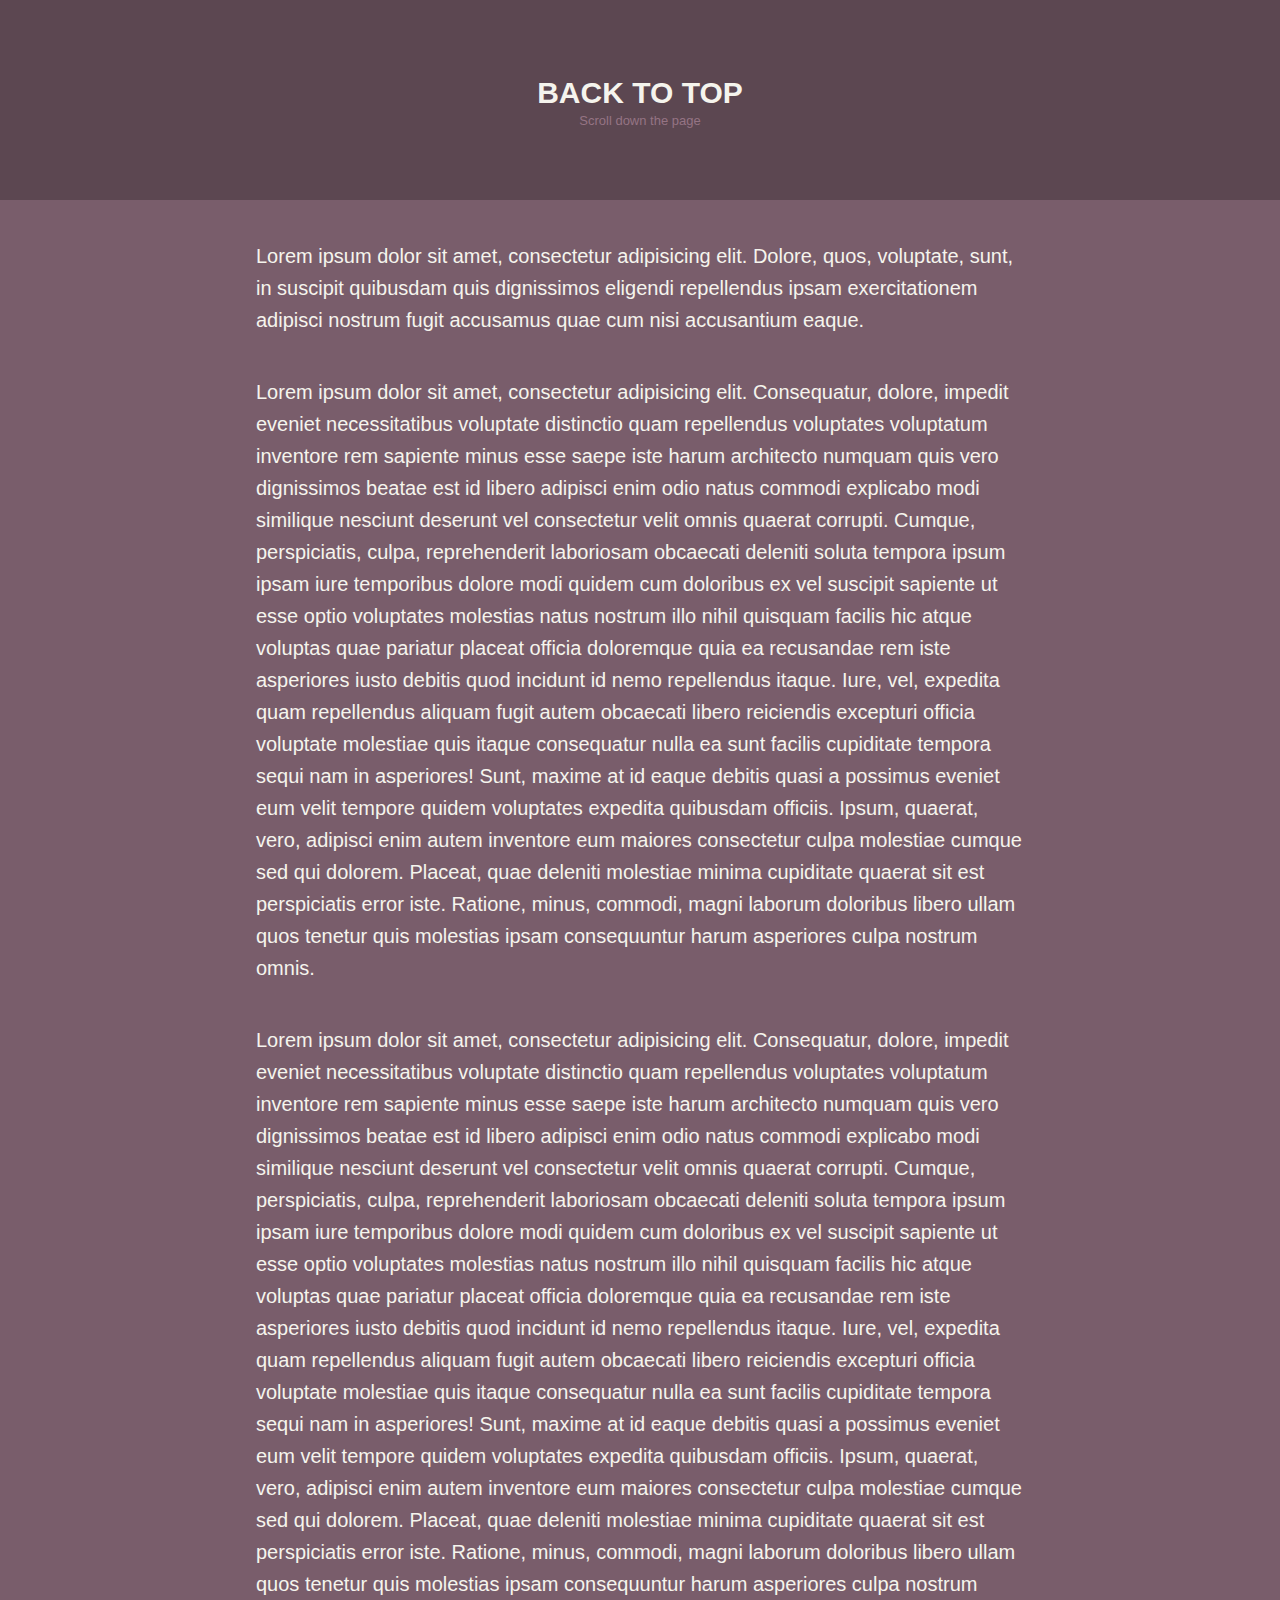
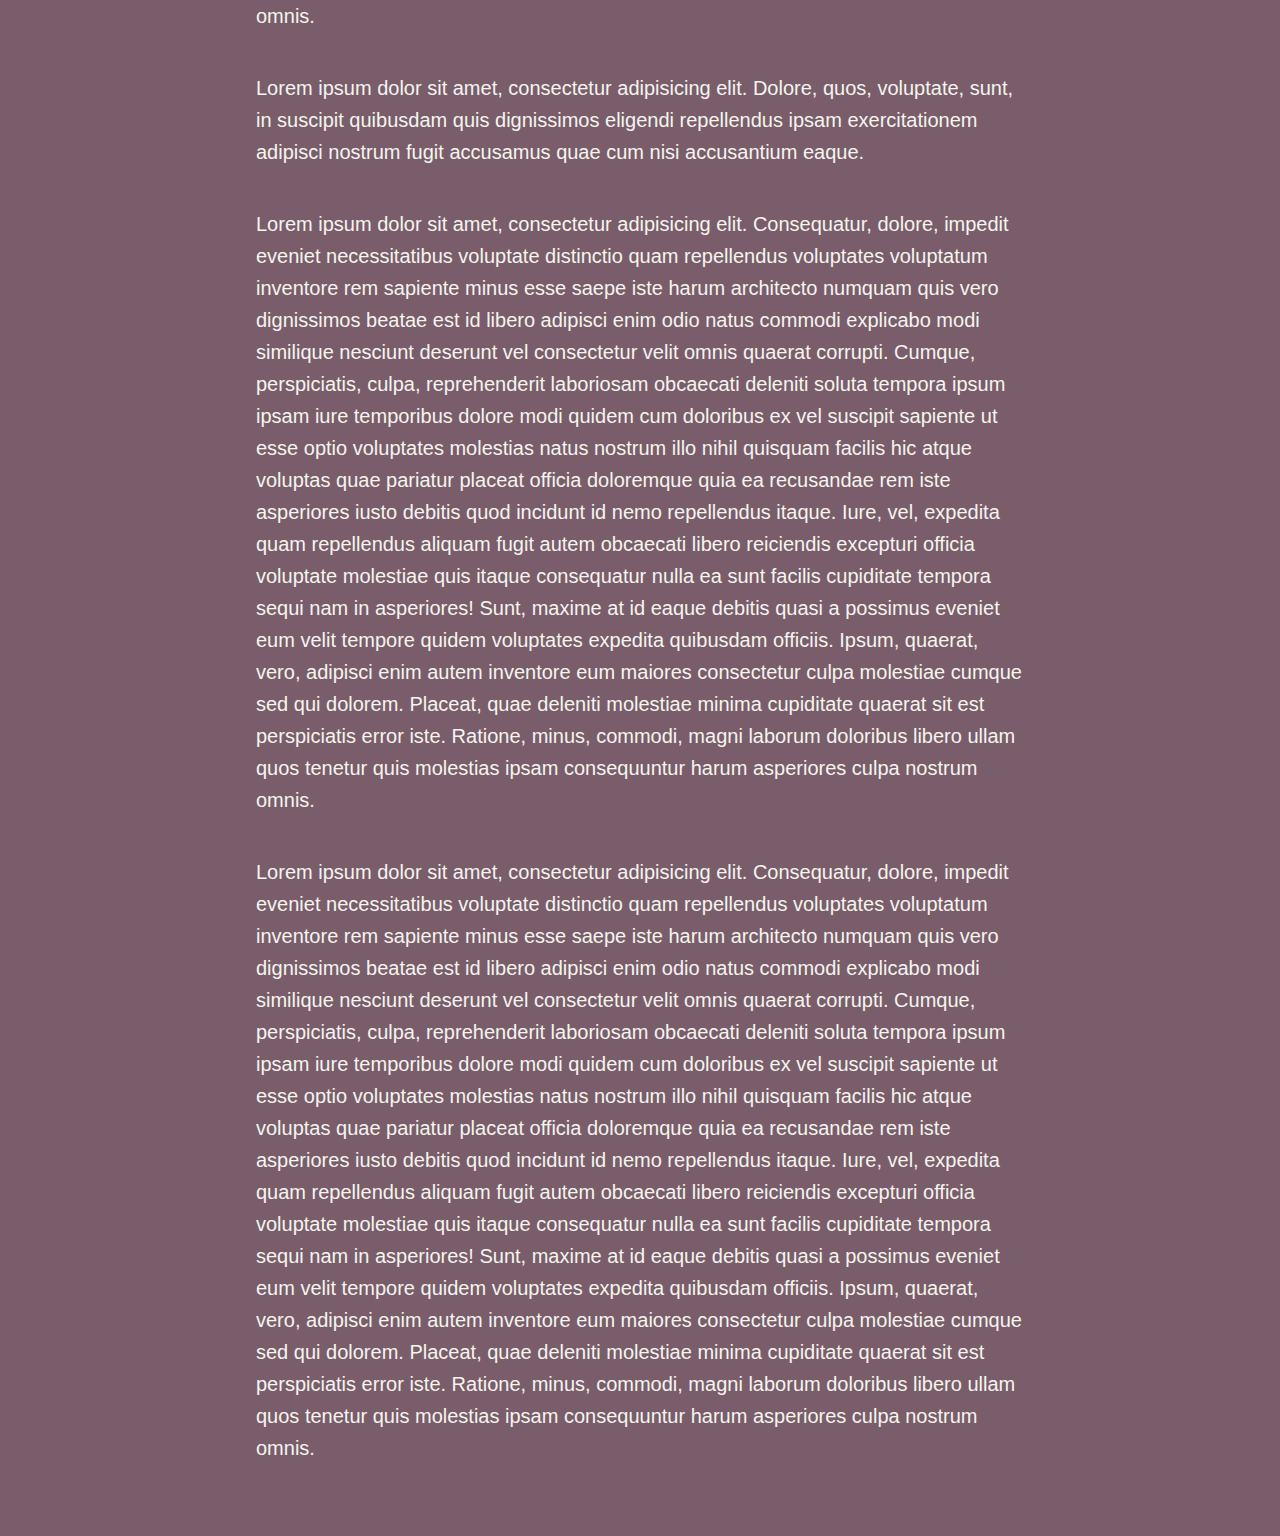
<file: back-to-top/index.html>
<!doctype html>
<html lang="en" class="no-js">
<head>
	<meta charset="UTF-8">
	<meta name="viewport" content="width=device-width, initial-scale=1">

	<link rel="stylesheet" href="css/reset.css"> <!-- CSS reset -->
	<link rel="stylesheet" href="css/style.css"> <!-- Gem style -->
	<script src="js/modernizr.js"></script> <!-- Modernizr -->
  	
	<title>Back To Top | Cody</title>
</head>
<body>
	<header>
		<h1>Back to top</h1>
		<p>Scroll down the page</p>
	</header>

	<main class="cd-container">
		<p>
			Lorem ipsum dolor sit amet, consectetur adipisicing elit. Dolore, quos, voluptate, sunt, in suscipit quibusdam quis dignissimos eligendi repellendus ipsam exercitationem adipisci nostrum fugit accusamus quae cum nisi accusantium eaque.
		</p>

		<p>
			Lorem ipsum dolor sit amet, consectetur adipisicing elit. Consequatur, dolore, impedit eveniet necessitatibus voluptate distinctio quam repellendus voluptates voluptatum inventore rem sapiente minus esse saepe iste harum architecto numquam quis vero dignissimos beatae est id libero adipisci enim odio natus commodi explicabo modi similique nesciunt deserunt vel consectetur velit omnis quaerat corrupti. Cumque, perspiciatis, culpa, reprehenderit laboriosam obcaecati deleniti soluta tempora ipsum ipsam iure temporibus dolore modi quidem cum doloribus ex vel suscipit sapiente ut esse optio voluptates molestias natus nostrum illo nihil quisquam facilis hic atque voluptas quae pariatur placeat officia doloremque quia ea recusandae rem iste asperiores iusto debitis quod incidunt id nemo repellendus itaque. Iure, vel, expedita quam repellendus aliquam fugit autem obcaecati libero reiciendis excepturi officia voluptate molestiae quis itaque consequatur nulla ea sunt facilis cupiditate tempora sequi nam in asperiores! Sunt, maxime at id eaque debitis quasi a possimus eveniet eum velit tempore quidem voluptates expedita quibusdam officiis. Ipsum, quaerat, vero, adipisci enim autem inventore eum maiores consectetur culpa molestiae cumque sed qui dolorem. Placeat, quae deleniti molestiae minima cupiditate quaerat sit est perspiciatis error iste. Ratione, minus, commodi, magni laborum doloribus libero ullam quos tenetur quis molestias ipsam consequuntur harum asperiores culpa nostrum omnis.
		</p>

		<p>
			Lorem ipsum dolor sit amet, consectetur adipisicing elit. Consequatur, dolore, impedit eveniet necessitatibus voluptate distinctio quam repellendus voluptates voluptatum inventore rem sapiente minus esse saepe iste harum architecto numquam quis vero dignissimos beatae est id libero adipisci enim odio natus commodi explicabo modi similique nesciunt deserunt vel consectetur velit omnis quaerat corrupti. Cumque, perspiciatis, culpa, reprehenderit laboriosam obcaecati deleniti soluta tempora ipsum ipsam iure temporibus dolore modi quidem cum doloribus ex vel suscipit sapiente ut esse optio voluptates molestias natus nostrum illo nihil quisquam facilis hic atque voluptas quae pariatur placeat officia doloremque quia ea recusandae rem iste asperiores iusto debitis quod incidunt id nemo repellendus itaque. Iure, vel, expedita quam repellendus aliquam fugit autem obcaecati libero reiciendis excepturi officia voluptate molestiae quis itaque consequatur nulla ea sunt facilis cupiditate tempora sequi nam in asperiores! Sunt, maxime at id eaque debitis quasi a possimus eveniet eum velit tempore quidem voluptates expedita quibusdam officiis. Ipsum, quaerat, vero, adipisci enim autem inventore eum maiores consectetur culpa molestiae cumque sed qui dolorem. Placeat, quae deleniti molestiae minima cupiditate quaerat sit est perspiciatis error iste. Ratione, minus, commodi, magni laborum doloribus libero ullam quos tenetur quis molestias ipsam consequuntur harum asperiores culpa nostrum omnis.
		</p>

		<p>
			Lorem ipsum dolor sit amet, consectetur adipisicing elit. Dolore, quos, voluptate, sunt, in suscipit quibusdam quis dignissimos eligendi repellendus ipsam exercitationem adipisci nostrum fugit accusamus quae cum nisi accusantium eaque.
		</p>

		<p>
			Lorem ipsum dolor sit amet, consectetur adipisicing elit. Consequatur, dolore, impedit eveniet necessitatibus voluptate distinctio quam repellendus voluptates voluptatum inventore rem sapiente minus esse saepe iste harum architecto numquam quis vero dignissimos beatae est id libero adipisci enim odio natus commodi explicabo modi similique nesciunt deserunt vel consectetur velit omnis quaerat corrupti. Cumque, perspiciatis, culpa, reprehenderit laboriosam obcaecati deleniti soluta tempora ipsum ipsam iure temporibus dolore modi quidem cum doloribus ex vel suscipit sapiente ut esse optio voluptates molestias natus nostrum illo nihil quisquam facilis hic atque voluptas quae pariatur placeat officia doloremque quia ea recusandae rem iste asperiores iusto debitis quod incidunt id nemo repellendus itaque. Iure, vel, expedita quam repellendus aliquam fugit autem obcaecati libero reiciendis excepturi officia voluptate molestiae quis itaque consequatur nulla ea sunt facilis cupiditate tempora sequi nam in asperiores! Sunt, maxime at id eaque debitis quasi a possimus eveniet eum velit tempore quidem voluptates expedita quibusdam officiis. Ipsum, quaerat, vero, adipisci enim autem inventore eum maiores consectetur culpa molestiae cumque sed qui dolorem. Placeat, quae deleniti molestiae minima cupiditate quaerat sit est perspiciatis error iste. Ratione, minus, commodi, magni laborum doloribus libero ullam quos tenetur quis molestias ipsam consequuntur harum asperiores culpa nostrum omnis.
		</p>

		<p>
			Lorem ipsum dolor sit amet, consectetur adipisicing elit. Consequatur, dolore, impedit eveniet necessitatibus voluptate distinctio quam repellendus voluptates voluptatum inventore rem sapiente minus esse saepe iste harum architecto numquam quis vero dignissimos beatae est id libero adipisci enim odio natus commodi explicabo modi similique nesciunt deserunt vel consectetur velit omnis quaerat corrupti. Cumque, perspiciatis, culpa, reprehenderit laboriosam obcaecati deleniti soluta tempora ipsum ipsam iure temporibus dolore modi quidem cum doloribus ex vel suscipit sapiente ut esse optio voluptates molestias natus nostrum illo nihil quisquam facilis hic atque voluptas quae pariatur placeat officia doloremque quia ea recusandae rem iste asperiores iusto debitis quod incidunt id nemo repellendus itaque. Iure, vel, expedita quam repellendus aliquam fugit autem obcaecati libero reiciendis excepturi officia voluptate molestiae quis itaque consequatur nulla ea sunt facilis cupiditate tempora sequi nam in asperiores! Sunt, maxime at id eaque debitis quasi a possimus eveniet eum velit tempore quidem voluptates expedita quibusdam officiis. Ipsum, quaerat, vero, adipisci enim autem inventore eum maiores consectetur culpa molestiae cumque sed qui dolorem. Placeat, quae deleniti molestiae minima cupiditate quaerat sit est perspiciatis error iste. Ratione, minus, commodi, magni laborum doloribus libero ullam quos tenetur quis molestias ipsam consequuntur harum asperiores culpa nostrum omnis.
		</p>
	</main>
	<a href="#0" class="cd-top">Top</a>
<script src="http://ajax.googleapis.com/ajax/libs/jquery/1.11.0/jquery.min.js"></script>
<script src="js/main.js"></script> <!-- Gem jQuery -->
</body>
</html>
</file>
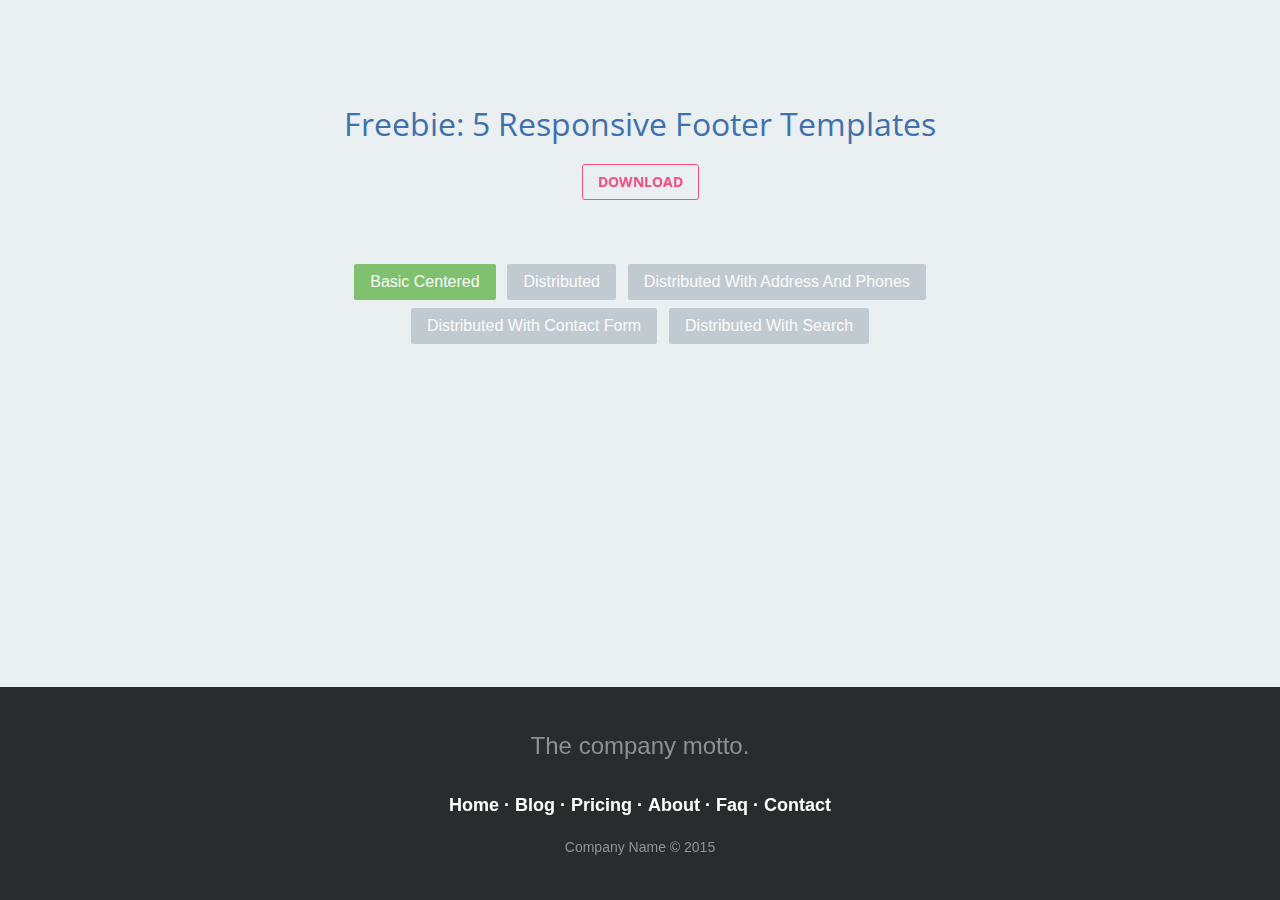
<file: freebie-footer-templates/index.html>
<!DOCTYPE html>
<html>

<head>

	<meta charset="utf-8">
	<meta http-equiv="X-UA-Compatible" content="IE=edge">
	<meta name="viewport" content="width=device-width, initial-scale=1">
	<meta name="keywords" content="footer, basic, centered, links" />

	<title>Basic, Centered Footer</title>

	<link rel="stylesheet" href="css/demo.css">
	<link rel="stylesheet" href="css/footer-basic-centered.css">

</head>

	<body>

		<header>

			<h1>Freebie: 5 Responsive Footer Templates</h1>
			<h2><a href="http://tutorialzine.com/2015/01/freebie-5-responsive-footer-templates/">Download</a></h2>

			<ul>
				<li><a href="index.html" class="active">Basic Centered</a></li>
				<li><a href="footer-distributed.html">Distributed</a></li>
				<li><a href="footer-distributed-with-address-and-phones.html">Distributed With Address And Phones</a></li>
				<li><a href="footer-distributed-with-contact-form.html">Distributed With Contact Form</a></li>
				<li><a href="footer-distributed-with-search.html">Distributed With Search</a></li>
			</ul>

		</header>

		<!-- The content of your page would go here. -->

		<footer class="footer-basic-centered">

			<p class="footer-company-motto">The company motto.</p>

			<p class="footer-links">
				<a href="#">Home</a>
				·
				<a href="#">Blog</a>
				·
				<a href="#">Pricing</a>
				·
				<a href="#">About</a>
				·
				<a href="#">Faq</a>
				·
				<a href="#">Contact</a>
			</p>

			<p class="footer-company-name">Company Name &copy; 2015</p>

		</footer>

	</body>

</html>
</file>
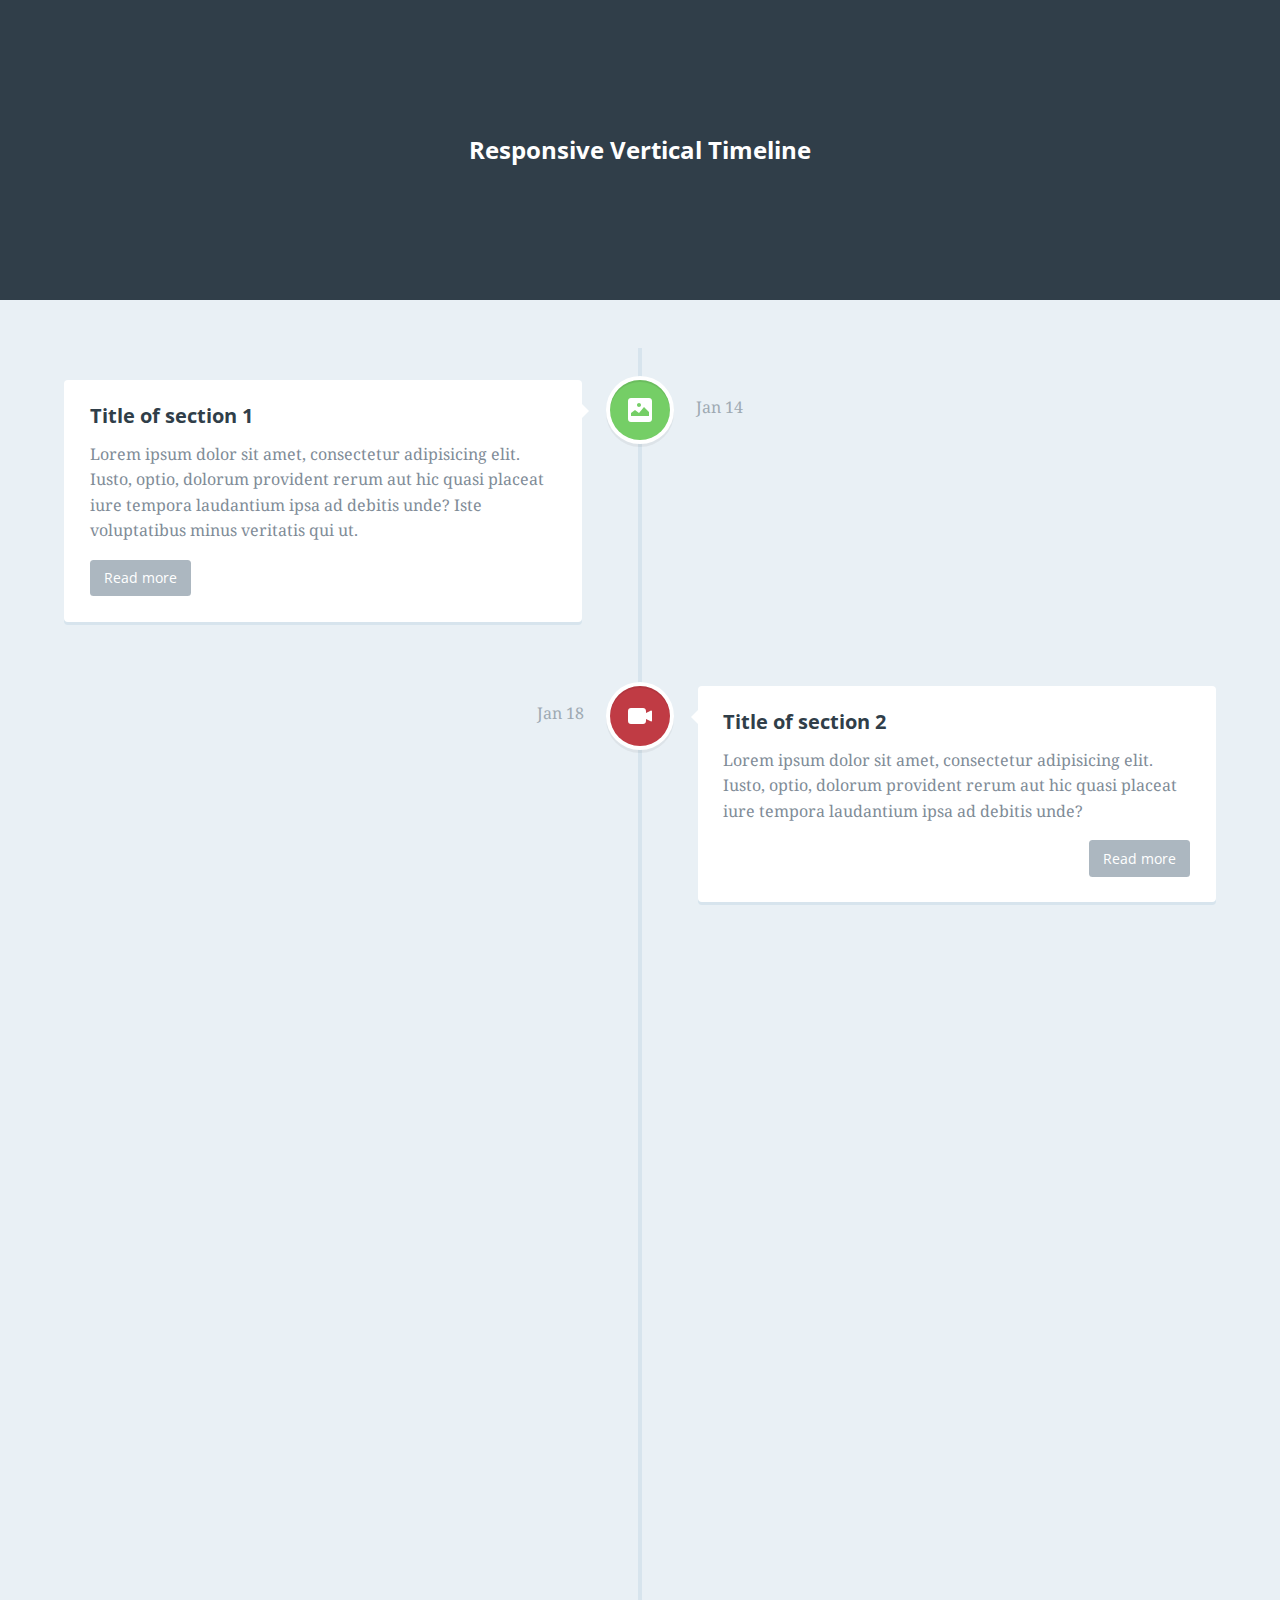
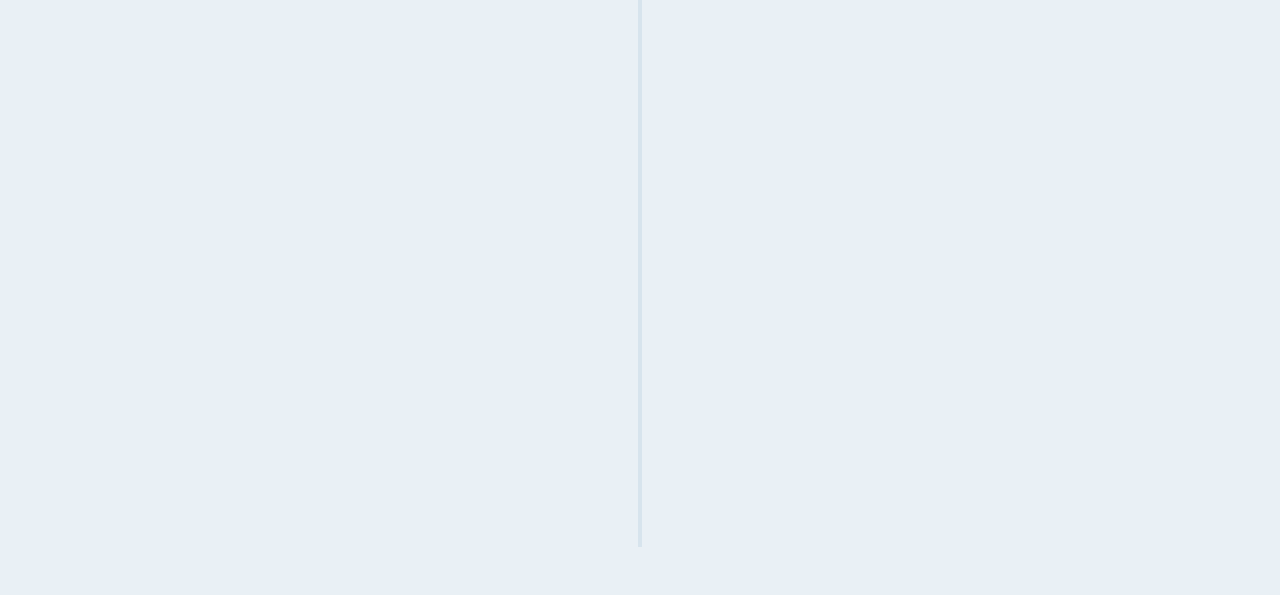
<file: js/vertical-timeline/index.html>
<!doctype html>
<html lang="en" class="no-js">
<head>
	<meta charset="UTF-8">
	<meta name="viewport" content="width=device-width, initial-scale=1">

	<link href='http://fonts.googleapis.com/css?family=Droid+Serif|Open+Sans:400,700' rel='stylesheet' type='text/css'>

	<link rel="stylesheet" href="css/reset.css"> <!-- CSS reset -->
	<link rel="stylesheet" href="css/style.css"> <!-- Resource style -->
	<script src="js/modernizr.js"></script> <!-- Modernizr -->
  	
	<title>Responsive Vertical Timeline</title>
</head>
<body>
	<header>
		<h1>Responsive Vertical Timeline</h1>
	</header>

	<section id="cd-timeline" class="cd-container">
		<div class="cd-timeline-block">
			<div class="cd-timeline-img cd-picture">
				<img src="img/cd-icon-picture.svg" alt="Picture">
			</div> <!-- cd-timeline-img -->

			<div class="cd-timeline-content">
				<h2>Title of section 1</h2>
				<p>Lorem ipsum dolor sit amet, consectetur adipisicing elit. Iusto, optio, dolorum provident rerum aut hic quasi placeat iure tempora laudantium ipsa ad debitis unde? Iste voluptatibus minus veritatis qui ut.</p>
				<a href="#0" class="cd-read-more">Read more</a>
				<span class="cd-date">Jan 14</span>
			</div> <!-- cd-timeline-content -->
		</div> <!-- cd-timeline-block -->

		<div class="cd-timeline-block">
			<div class="cd-timeline-img cd-movie">
				<img src="img/cd-icon-movie.svg" alt="Movie">
			</div> <!-- cd-timeline-img -->

			<div class="cd-timeline-content">
				<h2>Title of section 2</h2>
				<p>Lorem ipsum dolor sit amet, consectetur adipisicing elit. Iusto, optio, dolorum provident rerum aut hic quasi placeat iure tempora laudantium ipsa ad debitis unde?</p>
				<a href="#0" class="cd-read-more">Read more</a>
				<span class="cd-date">Jan 18</span>
			</div> <!-- cd-timeline-content -->
		</div> <!-- cd-timeline-block -->

		<div class="cd-timeline-block">
			<div class="cd-timeline-img cd-picture">
				<img src="img/cd-icon-picture.svg" alt="Picture">
			</div> <!-- cd-timeline-img -->

			<div class="cd-timeline-content">
				<h2>Title of section 3</h2>
				<p>Lorem ipsum dolor sit amet, consectetur adipisicing elit. Excepturi, obcaecati, quisquam id molestias eaque asperiores voluptatibus cupiditate error assumenda delectus odit similique earum voluptatem doloremque dolorem ipsam quae rerum quis. Odit, itaque, deserunt corporis vero ipsum nisi eius odio natus ullam provident pariatur temporibus quia eos repellat consequuntur perferendis enim amet quae quasi repudiandae sed quod veniam dolore possimus rem voluptatum eveniet eligendi quis fugiat aliquam sunt similique aut adipisci.</p>
				<a href="#0" class="cd-read-more">Read more</a>
				<span class="cd-date">Jan 24</span>
			</div> <!-- cd-timeline-content -->
		</div> <!-- cd-timeline-block -->

		<div class="cd-timeline-block">
			<div class="cd-timeline-img cd-location">
				<img src="img/cd-icon-location.svg" alt="Location">
			</div> <!-- cd-timeline-img -->

			<div class="cd-timeline-content">
				<h2>Title of section 4</h2>
				<p>Lorem ipsum dolor sit amet, consectetur adipisicing elit. Iusto, optio, dolorum provident rerum aut hic quasi placeat iure tempora laudantium ipsa ad debitis unde? Iste voluptatibus minus veritatis qui ut.</p>
				<a href="#0" class="cd-read-more">Read more</a>
				<span class="cd-date">Feb 14</span>
			</div> <!-- cd-timeline-content -->
		</div> <!-- cd-timeline-block -->

		<div class="cd-timeline-block">
			<div class="cd-timeline-img cd-location">
				<img src="img/cd-icon-location.svg" alt="Location">
			</div> <!-- cd-timeline-img -->

			<div class="cd-timeline-content">
				<h2>Title of section 5</h2>
				<p>Lorem ipsum dolor sit amet, consectetur adipisicing elit. Iusto, optio, dolorum provident rerum.</p>
				<a href="#0" class="cd-read-more">Read more</a>
				<span class="cd-date">Feb 18</span>
			</div> <!-- cd-timeline-content -->
		</div> <!-- cd-timeline-block -->

		<div class="cd-timeline-block">
			<div class="cd-timeline-img cd-movie">
				<img src="img/cd-icon-movie.svg" alt="Movie">
			</div> <!-- cd-timeline-img -->

			<div class="cd-timeline-content">
				<h2>Final Section</h2>
				<p>This is the content of the last section</p>
				<span class="cd-date">Feb 26</span>
			</div> <!-- cd-timeline-content -->
		</div> <!-- cd-timeline-block -->
	</section> <!-- cd-timeline -->
<script src="http://ajax.googleapis.com/ajax/libs/jquery/1.11.0/jquery.min.js"></script>
<script src="js/main.js"></script> <!-- Resource jQuery -->
</body>
</html>
</file>
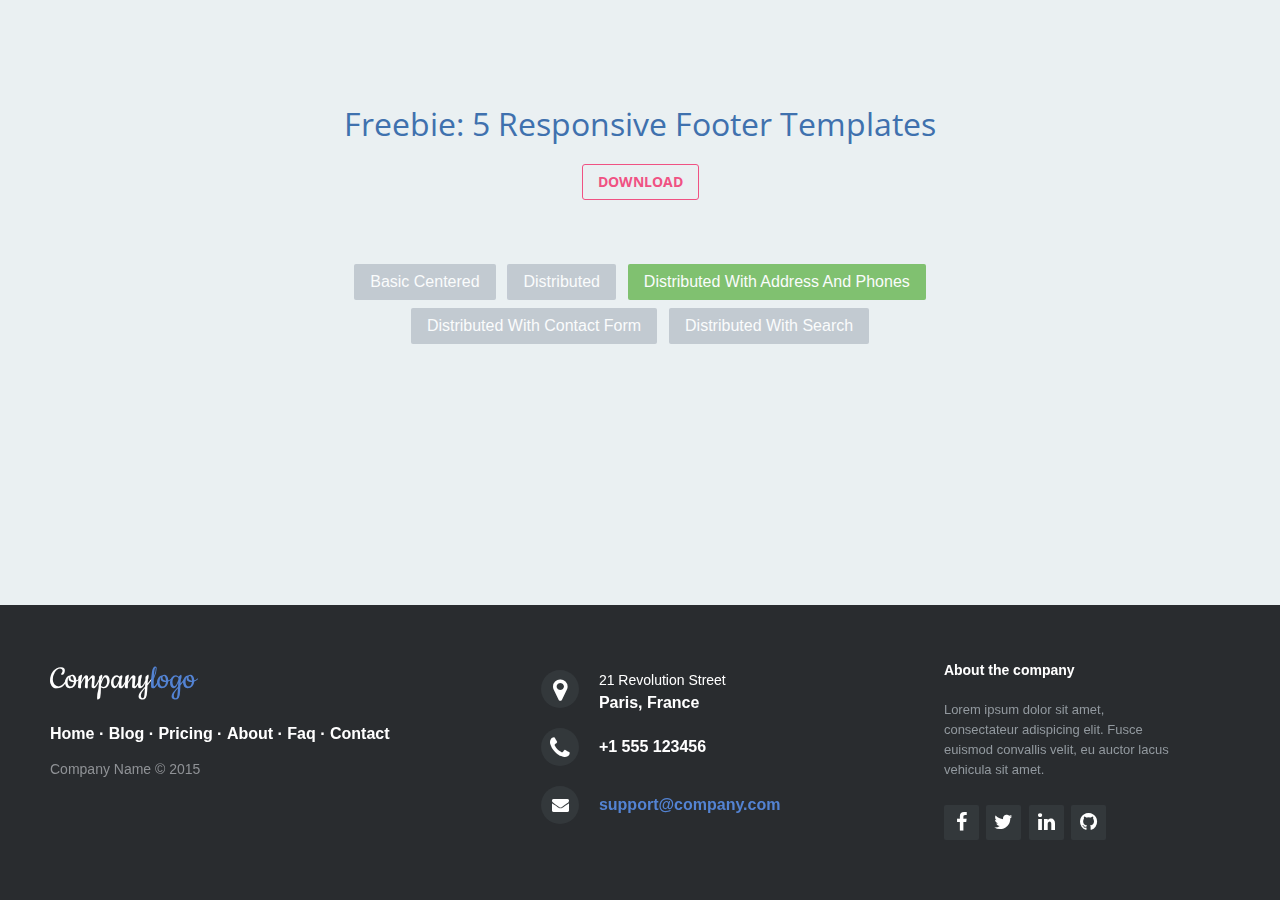
<file: freebie-footer-templates/footer-distributed-with-address-and-phones.html>
<!DOCTYPE html>
<html>

<head>

	<meta charset="utf-8">
	<meta http-equiv="X-UA-Compatible" content="IE=edge">
	<meta name="viewport" content="width=device-width, initial-scale=1">
	<meta name="keywords" content="footer, address, phone, icons" />

	<title>Footer With Address And Phones</title>

	<link rel="stylesheet" href="css/demo.css">
	<link rel="stylesheet" href="css/footer-distributed-with-address-and-phones.css">
	
	<link rel="stylesheet" href="http://maxcdn.bootstrapcdn.com/font-awesome/4.2.0/css/font-awesome.min.css">

	<link href="http://fonts.googleapis.com/css?family=Cookie" rel="stylesheet" type="text/css">

</head>

	<body>

		<header>

			<h1>Freebie: 5 Responsive Footer Templates</h1>
			<h2><a href="http://tutorialzine.com/2015/01/freebie-5-responsive-footer-templates/">Download</a></h2>

			<ul>
				<li><a href="index.html">Basic Centered</a></li>
				<li><a href="footer-distributed.html">Distributed</a></li>
				<li><a href="footer-distributed-with-address-and-phones.html" class="active">Distributed With Address And Phones</a></li>
				<li><a href="footer-distributed-with-contact-form.html">Distributed With Contact Form</a></li>
				<li><a href="footer-distributed-with-search.html">Distributed With Search</a></li>
			</ul>

		</header>

		<!-- The content of your page would go here. -->

		<footer class="footer-distributed">

			<div class="footer-left">

				<h3>Company<span>logo</span></h3>

				<p class="footer-links">
					<a href="#">Home</a>
					·
					<a href="#">Blog</a>
					·
					<a href="#">Pricing</a>
					·
					<a href="#">About</a>
					·
					<a href="#">Faq</a>
					·
					<a href="#">Contact</a>
				</p>

				<p class="footer-company-name">Company Name &copy; 2015</p>
			</div>

			<div class="footer-center">

				<div>
					<i class="fa fa-map-marker"></i>
					<p><span>21 Revolution Street</span> Paris, France</p>
				</div>

				<div>
					<i class="fa fa-phone"></i>
					<p>+1 555 123456</p>
				</div>

				<div>
					<i class="fa fa-envelope"></i>
					<p><a href="mailto:support@company.com">support@company.com</a></p>
				</div>

			</div>

			<div class="footer-right">

				<p class="footer-company-about">
					<span>About the company</span>
					Lorem ipsum dolor sit amet, consectateur adispicing elit. Fusce euismod convallis velit, eu auctor lacus vehicula sit amet.
				</p>

				<div class="footer-icons">

					<a href="#"><i class="fa fa-facebook"></i></a>
					<a href="#"><i class="fa fa-twitter"></i></a>
					<a href="#"><i class="fa fa-linkedin"></i></a>
					<a href="#"><i class="fa fa-github"></i></a>

				</div>

			</div>

		</footer>

	</body>

</html>
</file>
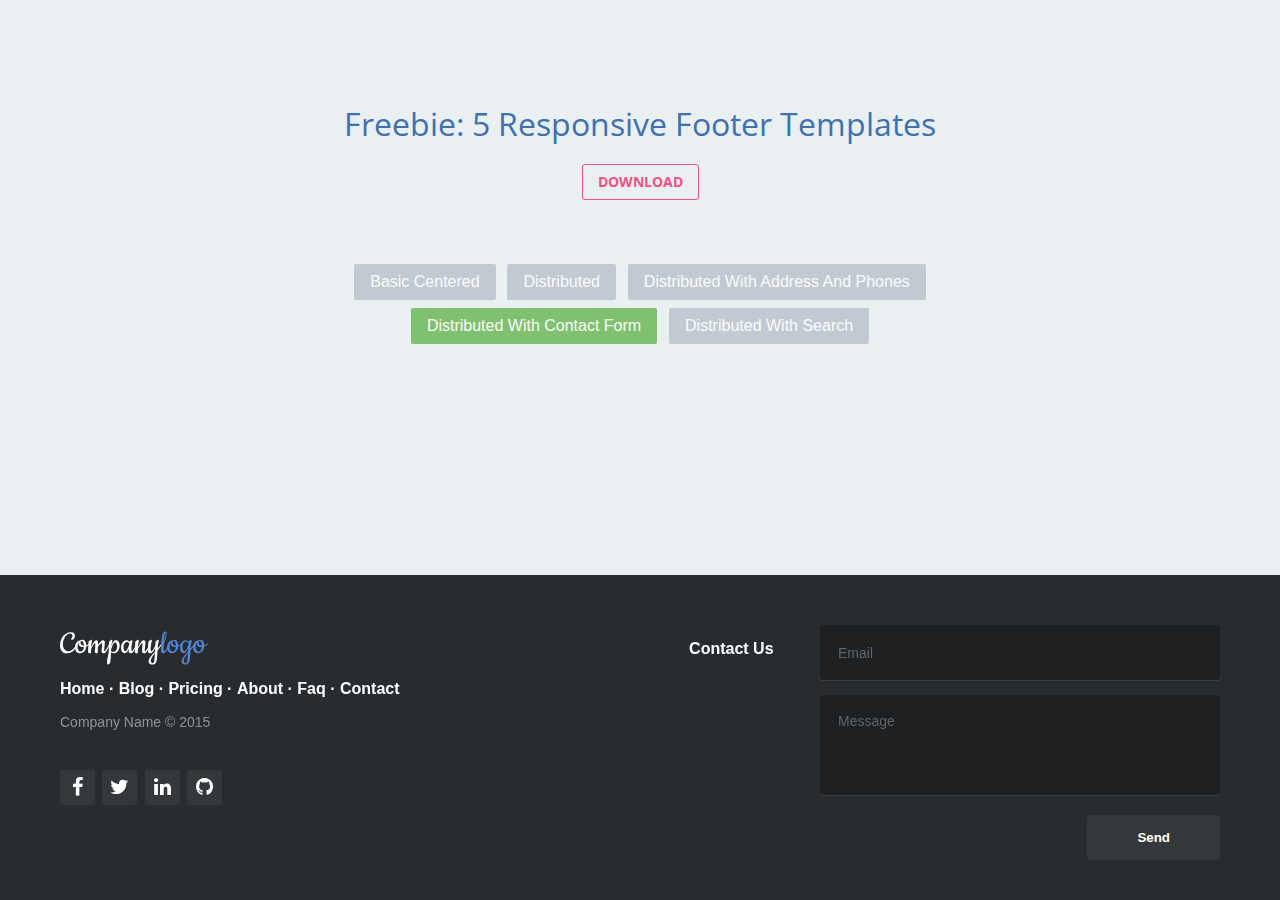
<file: freebie-footer-templates/footer-distributed-with-contact-form.html>
<!DOCTYPE html>
<html>

<head>

	<meta charset="utf-8">
	<meta http-equiv="X-UA-Compatible" content="IE=edge">
	<meta name="viewport" content="width=device-width, initial-scale=1">
	<meta name="keywords" content="footer, contact, form, icons" />

	<title>Footer Distributed With Contact Form</title>

	<link rel="stylesheet" href="css/demo.css">
	<link rel="stylesheet" href="css/footer-distributed-with-contact-form.css">

	<link rel="stylesheet" href="http://maxcdn.bootstrapcdn.com/font-awesome/4.2.0/css/font-awesome.min.css">

	<link href="http://fonts.googleapis.com/css?family=Cookie" rel="stylesheet" type="text/css">

</head>

	<body>

		<header>

			<h1>Freebie: 5 Responsive Footer Templates</h1>
			<h2><a href="http://tutorialzine.com/2015/01/freebie-5-responsive-footer-templates/">Download</a></h2>

			<ul>
				<li><a href="index.html">Basic Centered</a></li>
				<li><a href="footer-distributed.html">Distributed</a></li>
				<li><a href="footer-distributed-with-address-and-phones.html">Distributed With Address And Phones</a></li>
				<li><a href="footer-distributed-with-contact-form.html" class="active">Distributed With Contact Form</a></li>
				<li><a href="footer-distributed-with-search.html">Distributed With Search</a></li>
			</ul>

		</header>

		<!-- The content of your page would go here. -->

		<footer class="footer-distributed">

			<div class="footer-left">

				<h3>Company<span>logo</span></h3>

				<p class="footer-links">
					<a href="#">Home</a>
					·
					<a href="#">Blog</a>
					·
					<a href="#">Pricing</a>
					·
					<a href="#">About</a>
					·
					<a href="#">Faq</a>
					·
					<a href="#">Contact</a>
				</p>

				<p class="footer-company-name">Company Name &copy; 2015</p>

				<div class="footer-icons">

					<a href="#"><i class="fa fa-facebook"></i></a>
					<a href="#"><i class="fa fa-twitter"></i></a>
					<a href="#"><i class="fa fa-linkedin"></i></a>
					<a href="#"><i class="fa fa-github"></i></a>

				</div>

			</div>

			<div class="footer-right">

				<p>Contact Us</p>

				<form action="#" method="post">

					<input type="text" name="email" placeholder="Email" />
					<textarea name="message" placeholder="Message"></textarea>
					<button>Send</button>

				</form>

			</div>

		</footer>

	</body>

</html>
</file>
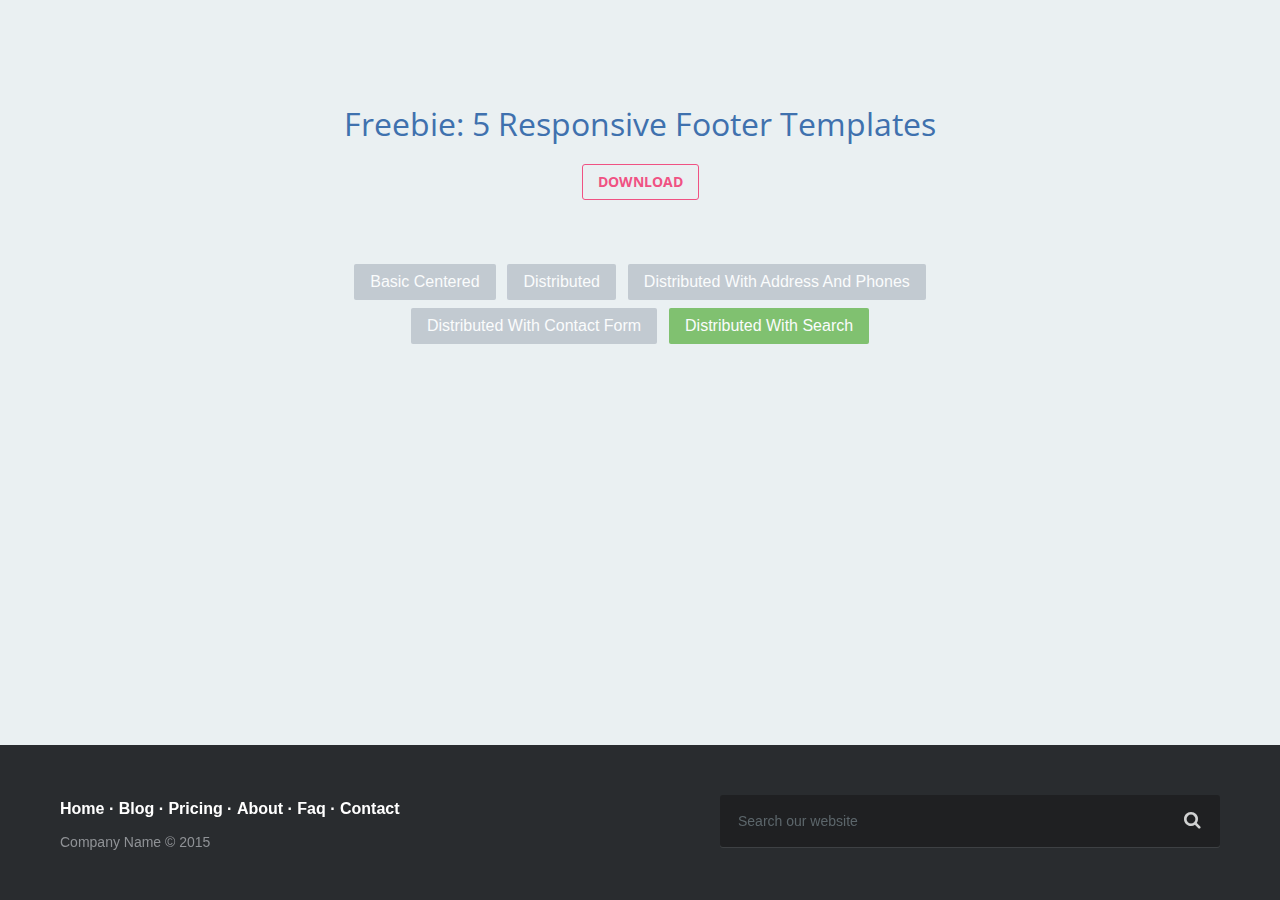
<file: freebie-footer-templates/footer-distributed-with-search.html>
<!DOCTYPE html>
<html>

<head>

	<meta charset="utf-8">
	<meta http-equiv="X-UA-Compatible" content="IE=edge">
	<meta name="viewport" content="width=device-width, initial-scale=1">
	<meta name="keywords" content="footer, search, form, icons" />

	<title>Footer with a Search Form</title>

	<link rel="stylesheet" href="css/demo.css">
	<link rel="stylesheet" href="css/footer-distributed-with-search.css">

	<link rel="stylesheet" href="http://maxcdn.bootstrapcdn.com/font-awesome/4.2.0/css/font-awesome.min.css">

</head>

	<body>

		<header>

			<h1>Freebie: 5 Responsive Footer Templates</h1>
			<h2><a href="http://tutorialzine.com/2015/01/freebie-5-responsive-footer-templates/">Download</a></h2>

			<ul>
				<li><a href="index.html">Basic Centered</a></li>
				<li><a href="footer-distributed.html">Distributed</a></li>
				<li><a href="footer-distributed-with-address-and-phones.html">Distributed With Address And Phones</a></li>
				<li><a href="footer-distributed-with-contact-form.html">Distributed With Contact Form</a></li>
				<li><a href="footer-distributed-with-search.html" class="active">Distributed With Search</a></li>
			</ul>

		</header>

		<!-- The content of your page would go here. -->

		<footer class="footer-distributed">

			<div class="footer-left">

				<p class="footer-links">
					<a href="#">Home</a>
					·
					<a href="#">Blog</a>
					·
					<a href="#">Pricing</a>
					·
					<a href="#">About</a>
					·
					<a href="#">Faq</a>
					·
					<a href="#">Contact</a>
				</p>

				<p class="footer-company-name">Company Name &copy; 2015</p>

			</div>

			<div class="footer-right">

				<form method="get" action="#">
					<input placeholder="Search our website" name="search" />
					<i class="fa fa-search"></i>
				</form>

			</div>

		</footer>

	</body>

</html>
</file>
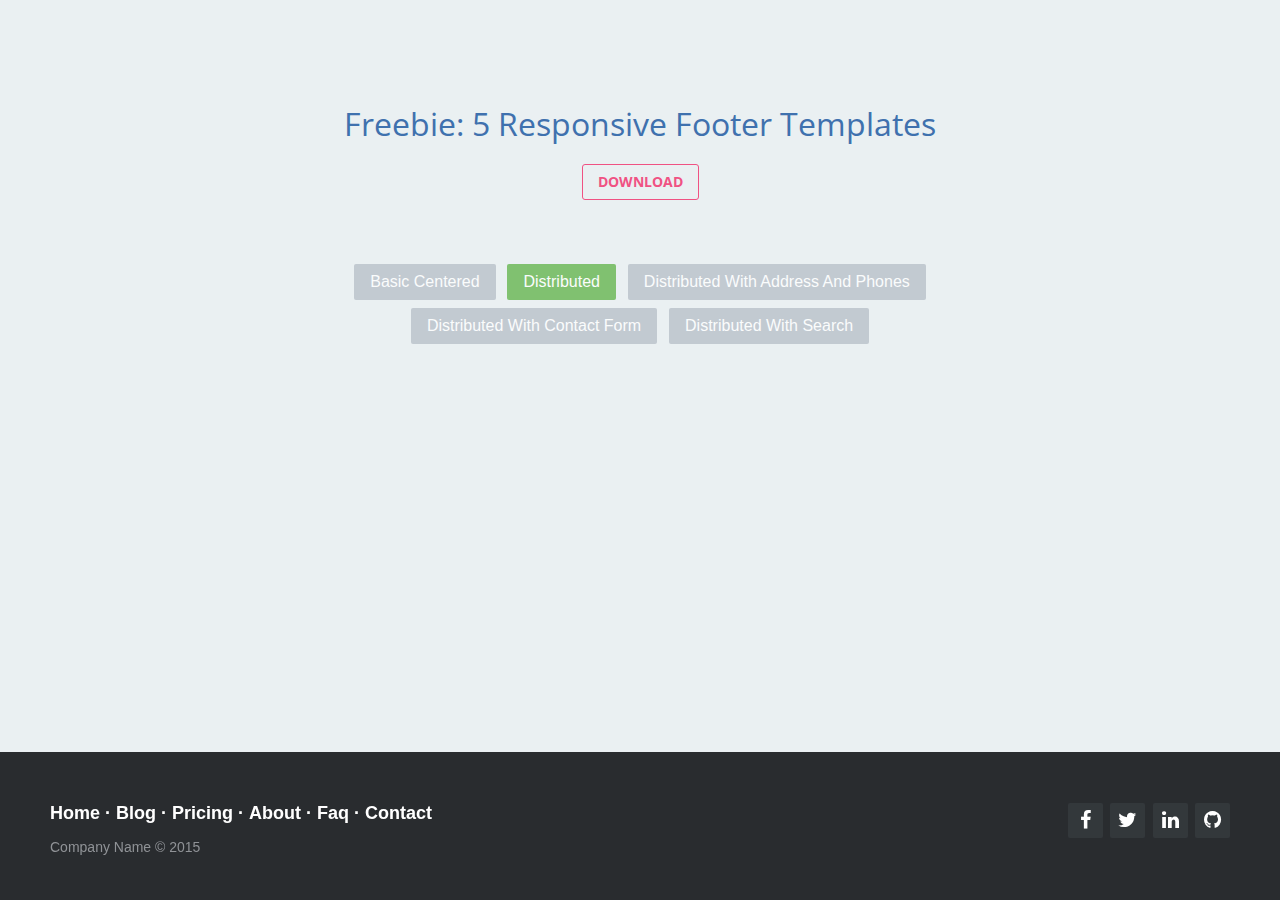
<file: freebie-footer-templates/footer-distributed.html>
<!DOCTYPE html>
<html>

<head>

	<meta charset="utf-8">
	<meta http-equiv="X-UA-Compatible" content="IE=edge">
	<meta name="viewport" content="width=device-width, initial-scale=1">
	<meta name="keywords" content="footer, links, icons" />

	<title>Distributed Footer</title>

	<link rel="stylesheet" href="css/demo.css">
	<link rel="stylesheet" href="css/footer-distributed.css">
	
	<link rel="stylesheet" href="http://maxcdn.bootstrapcdn.com/font-awesome/4.2.0/css/font-awesome.min.css">

</head>

	<body>

		<header>

			<h1>Freebie: 5 Responsive Footer Templates</h1>
			<h2><a href="http://tutorialzine.com/2015/01/freebie-5-responsive-footer-templates/">Download</a></h2>

			<ul>
				<li><a href="index.html">Basic Centered</a></li>
				<li><a href="footer-distributed.html" class="active">Distributed</a></li>
				<li><a href="footer-distributed-with-address-and-phones.html">Distributed With Address And Phones</a></li>
				<li><a href="footer-distributed-with-contact-form.html">Distributed With Contact Form</a></li>
				<li><a href="footer-distributed-with-search.html">Distributed With Search</a></li>
			</ul>

		</header>

		<!-- The content of your page would go here. -->

		<footer class="footer-distributed">

			<div class="footer-right">

				<a href="#"><i class="fa fa-facebook"></i></a>
				<a href="#"><i class="fa fa-twitter"></i></a>
				<a href="#"><i class="fa fa-linkedin"></i></a>
				<a href="#"><i class="fa fa-github"></i></a>

			</div>

			<div class="footer-left">

				<p class="footer-links">
					<a href="#">Home</a>
					·
					<a href="#">Blog</a>
					·
					<a href="#">Pricing</a>
					·
					<a href="#">About</a>
					·
					<a href="#">Faq</a>
					·
					<a href="#">Contact</a>
				</p>

				<p>Company Name &copy; 2015</p>
			</div>

		</footer>

	</body>

</html>
</file>
<file: back-to-top/css/style.css>
/* -------------------------------- 

Primary style

-------------------------------- */
html * {
  -webkit-font-smoothing: antialiased;
  -moz-osx-font-smoothing: grayscale;
}

*, *:after, *:before {
  -webkit-box-sizing: border-box;
  -moz-box-sizing: border-box;
  box-sizing: border-box;
}

body {
  font-size: 100%;
  font-family: "Bitter", sans-serif;
  color: #f5f4ed;
  background-color: #795d6b;
}

a {
  color: #e86256;
  text-decoration: none;
}

/* -------------------------------- 

Modules - reusable parts of our design

-------------------------------- */
.cd-container {
  width: 90%;
  max-width: 768px;
  margin: 2em auto;
}
.cd-container::after {
  /* clearfix */
  content: '';
  display: table;
  clear: both;
}

/* -------------------------------- 

Main components 

-------------------------------- */
header {
  background: #5c4751;
  height: 100px;
  text-align: center;
}
header h1 {
  font-size: 20px;
  font-size: 1.25rem;
  font-weight: bold;
  font-family: "Open Sans", sans-serif;
  text-transform: uppercase;
  font-weight: bold;
  padding-top: 1.6em;
  margin-bottom: .2em;
}
header p {
  font-size: 13px;
  font-size: 0.8125rem;
  color: #957484;
}
@media only screen and (min-width: 1024px) {
  header {
    height: 200px;
  }
  header h1 {
    font-size: 30px;
    font-size: 1.875rem;
    padding-top: 2.6em;
  }
}

main p {
  font-size: 16px;
  font-size: 1rem;
  line-height: 1.6;
  margin: 2em 0;
}
@media only screen and (min-width: 1024px) {
  main p {
    font-size: 20px;
    font-size: 1.25rem;
  }
}

.cd-top {
  display: inline-block;
  height: 40px;
  width: 40px;
  position: fixed;
  bottom: 40px;
  right: 10px;
  box-shadow: 0 0 10px rgba(0, 0, 0, 0.05);
  /* image replacement properties */
  overflow: hidden;
  text-indent: 100%;
  white-space: nowrap;
  background: rgba(232, 98, 86, 0.8) url(../img/cd-top-arrow.svg) no-repeat center 50%;
  visibility: hidden;
  opacity: 0;
  -webkit-transition: opacity .3s 0s, visibility 0s .3s;
  -moz-transition: opacity .3s 0s, visibility 0s .3s;
  transition: opacity .3s 0s, visibility 0s .3s;
}
.cd-top.cd-is-visible, .cd-top.cd-fade-out, .no-touch .cd-top:hover {
  -webkit-transition: opacity .3s 0s, visibility 0s 0s;
  -moz-transition: opacity .3s 0s, visibility 0s 0s;
  transition: opacity .3s 0s, visibility 0s 0s;
}
.cd-top.cd-is-visible {
  /* the button becomes visible */
  visibility: visible;
  opacity: 1;
}
.cd-top.cd-fade-out {
  /* if the user keeps scrolling down, the button is out of focus and becomes less visible */
  opacity: .5;
}
.no-touch .cd-top:hover {
  background-color: #e86256;
  opacity: 1;
}
@media only screen and (min-width: 768px) {
  .cd-top {
    right: 20px;
    bottom: 20px;
  }
}
@media only screen and (min-width: 1024px) {
  .cd-top {
    height: 60px;
    width: 60px;
    right: 30px;
    bottom: 30px;
  }
}
</file>
<file: freebie-footer-templates/css/demo.css>
@import url('http://fonts.googleapis.com/css?family=Open+Sans:400,700');

*{
	padding:0;
	margin:0;
}

html{
	background-color: #eaf0f2;
}

body{
	font:14px/1.5 Arial, Helvetica, sans-serif;
}

header{
	text-align: center;
	padding-top: 100px;
	margin-bottom:200px;
}

header h1{
	font: normal 32px/1.5 'Open Sans', sans-serif;
	color: #3F71AE;
	padding-bottom: 16px;
}

header h2{
	color: #F05283;
}

header h2 a{
	color:inherit;
	text-decoration: none;
	display: inline-block;
	border: 1px solid #F05283;
	padding: 10px 15px;
	border-radius: 3px;
	font: bold 14px/1 'Open Sans', sans-serif;
	text-transform: uppercase;
}

header h2 a:hover{
	background-color:#F05283;
	transition:0.2s;
	color:#fff;
}

header ul {
	max-width: 600px;
	margin: 60px auto 0;
}

header ul a{
	text-decoration: none;
	color: #FFF;
	text-align: left;
	background-color: #B9C1CA;
	padding: 10px 16px;
	border-radius: 2px;
	opacity: 0.8;
	font-size: 16px;
	display: inline-block;
	margin: 4px;
	line-height: 1;
	outline: none;

	transition: 0.2s ease;
}

header ul li a.active{
	background-color: #66B650;
	pointer-events: none;
}

header ul li a:hover {
	opacity: 1;
}

header ul{
	list-style: none;
	padding: 0;
}

header ul li{
	display: inline-block;
}


/* In our demo, the footers are fixed to the bottom of the page */

footer{
	position: fixed;
	bottom: 0;
}

@media (max-height:800px){
	footer { position: static; }
	header { padding-top:40px; }
}
</file>
<file: freebie-footer-templates/css/footer-basic-centered.css>
.footer-basic-centered{
	background-color: #292c2f;
	box-shadow: 0 1px 1px 0 rgba(0, 0, 0, 0.12);
	box-sizing: border-box;
	width: 100%;
	text-align: center;
	font: normal 18px sans-serif;

	padding: 45px;
	margin-top: 80px;
}

.footer-basic-centered .footer-company-motto{
	color:  #8d9093;
	font-size: 24px;
	margin: 0;
}

.footer-basic-centered .footer-company-name{
	color:  #8f9296;
	font-size: 14px;
	margin: 0;
}

.footer-basic-centered .footer-links{
	list-style: none;
	font-weight: bold;
	color:  #ffffff;
	padding: 35px 0 23px;
	margin: 0;
}

.footer-basic-centered .footer-links a{
	display:inline-block;
	text-decoration: none;
	color: inherit;
}

/* If you don't want the footer to be responsive, remove these media queries */

@media (max-width: 600px) {

	.footer-basic-centered{
		padding: 35px;
	}

	.footer-basic-centered .footer-company-motto{
		font-size: 18px;
	}

	.footer-basic-centered .footer-company-name{
		font-size: 12px;
	}

	.footer-basic-centered .footer-links{
		font-size: 14px;
		padding: 25px 0 20px;
	}

	.footer-basic-centered .footer-links a{
		line-height: 1.8;
	}
}
</file>
<file: js/vertical-timeline/css/style.css>
/* -------------------------------- 

Primary style

-------------------------------- */
html * {
  -webkit-font-smoothing: antialiased;
  -moz-osx-font-smoothing: grayscale;
}

*, *:after, *:before {
  -webkit-box-sizing: border-box;
  -moz-box-sizing: border-box;
  box-sizing: border-box;
}

body {
  font-size: 100%;
  font-family: "Droid Serif", serif;
  color: #7f8c97;
  background-color: #e9f0f5;
}

a {
  color: #acb7c0;
  text-decoration: none;
  font-family: "Open Sans", sans-serif;
}

img {
  max-width: 100%;
}

h1, h2 {
  font-family: "Open Sans", sans-serif;
  font-weight: bold;
}

/* -------------------------------- 

Modules - reusable parts of our design

-------------------------------- */
.cd-container {
  /* this class is used to give a max-width to the element it is applied to, and center it horizontally when it reaches that max-width */
  width: 90%;
  max-width: 1170px;
  margin: 0 auto;
}
.cd-container::after {
  /* clearfix */
  content: '';
  display: table;
  clear: both;
}

/* -------------------------------- 

Main components 

-------------------------------- */
header {
  height: 200px;
  line-height: 200px;
  text-align: center;
  background: #303e49;
}
header h1 {
  color: white;
  font-size: 18px;
  font-size: 1.125rem;
}
@media only screen and (min-width: 1170px) {
  header {
    height: 300px;
    line-height: 300px;
  }
  header h1 {
    font-size: 24px;
    font-size: 1.5rem;
  }
}

#cd-timeline {
  position: relative;
  padding: 2em 0;
  margin-top: 2em;
  margin-bottom: 2em;
}
#cd-timeline::before {
  /* this is the vertical line */
  content: '';
  position: absolute;
  top: 0;
  left: 18px;
  height: 100%;
  width: 4px;
  background: #d7e4ed;
}
@media only screen and (min-width: 1170px) {
  #cd-timeline {
    margin-top: 3em;
    margin-bottom: 3em;
  }
  #cd-timeline::before {
    left: 50%;
    margin-left: -2px;
  }
}

.cd-timeline-block {
  position: relative;
  margin: 2em 0;
}
.cd-timeline-block:after {
  content: "";
  display: table;
  clear: both;
}
.cd-timeline-block:first-child {
  margin-top: 0;
}
.cd-timeline-block:last-child {
  margin-bottom: 0;
}
@media only screen and (min-width: 1170px) {
  .cd-timeline-block {
    margin: 4em 0;
  }
  .cd-timeline-block:first-child {
    margin-top: 0;
  }
  .cd-timeline-block:last-child {
    margin-bottom: 0;
  }
}

.cd-timeline-img {
  position: absolute;
  top: 0;
  left: 0;
  width: 40px;
  height: 40px;
  border-radius: 50%;
  box-shadow: 0 0 0 4px white, inset 0 2px 0 rgba(0, 0, 0, 0.08), 0 3px 0 4px rgba(0, 0, 0, 0.05);
}
.cd-timeline-img img {
  display: block;
  width: 24px;
  height: 24px;
  position: relative;
  left: 50%;
  top: 50%;
  margin-left: -12px;
  margin-top: -12px;
}
.cd-timeline-img.cd-picture {
  background: #75ce66;
}
.cd-timeline-img.cd-movie {
  background: #c03b44;
}
.cd-timeline-img.cd-location {
  background: #f0ca45;
}
@media only screen and (min-width: 1170px) {
  .cd-timeline-img {
    width: 60px;
    height: 60px;
    left: 50%;
    margin-left: -30px;
    /* Force Hardware Acceleration in WebKit */
    -webkit-transform: translateZ(0);
    -webkit-backface-visibility: hidden;
  }
  .cssanimations .cd-timeline-img.is-hidden {
    visibility: hidden;
  }
  .cssanimations .cd-timeline-img.bounce-in {
    visibility: visible;
    -webkit-animation: cd-bounce-1 0.6s;
    -moz-animation: cd-bounce-1 0.6s;
    animation: cd-bounce-1 0.6s;
  }
}

@-webkit-keyframes cd-bounce-1 {
  0% {
    opacity: 0;
    -webkit-transform: scale(0.5);
  }

  60% {
    opacity: 1;
    -webkit-transform: scale(1.2);
  }

  100% {
    -webkit-transform: scale(1);
  }
}
@-moz-keyframes cd-bounce-1 {
  0% {
    opacity: 0;
    -moz-transform: scale(0.5);
  }

  60% {
    opacity: 1;
    -moz-transform: scale(1.2);
  }

  100% {
    -moz-transform: scale(1);
  }
}
@keyframes cd-bounce-1 {
  0% {
    opacity: 0;
    -webkit-transform: scale(0.5);
    -moz-transform: scale(0.5);
    -ms-transform: scale(0.5);
    -o-transform: scale(0.5);
    transform: scale(0.5);
  }

  60% {
    opacity: 1;
    -webkit-transform: scale(1.2);
    -moz-transform: scale(1.2);
    -ms-transform: scale(1.2);
    -o-transform: scale(1.2);
    transform: scale(1.2);
  }

  100% {
    -webkit-transform: scale(1);
    -moz-transform: scale(1);
    -ms-transform: scale(1);
    -o-transform: scale(1);
    transform: scale(1);
  }
}
.cd-timeline-content {
  position: relative;
  margin-left: 60px;
  background: white;
  border-radius: 0.25em;
  padding: 1em;
  box-shadow: 0 3px 0 #d7e4ed;
}
.cd-timeline-content:after {
  content: "";
  display: table;
  clear: both;
}
.cd-timeline-content h2 {
  color: #303e49;
}
.cd-timeline-content p, .cd-timeline-content .cd-read-more, .cd-timeline-content .cd-date {
  font-size: 13px;
  font-size: 0.8125rem;
}
.cd-timeline-content .cd-read-more, .cd-timeline-content .cd-date {
  display: inline-block;
}
.cd-timeline-content p {
  margin: 1em 0;
  line-height: 1.6;
}
.cd-timeline-content .cd-read-more {
  float: right;
  padding: .8em 1em;
  background: #acb7c0;
  color: white;
  border-radius: 0.25em;
}
.no-touch .cd-timeline-content .cd-read-more:hover {
  background-color: #bac4cb;
}
.cd-timeline-content .cd-date {
  float: left;
  padding: .8em 0;
  opacity: .7;
}
.cd-timeline-content::before {
  content: '';
  position: absolute;
  top: 16px;
  right: 100%;
  height: 0;
  width: 0;
  border: 7px solid transparent;
  border-right: 7px solid white;
}
@media only screen and (min-width: 768px) {
  .cd-timeline-content h2 {
    font-size: 20px;
    font-size: 1.25rem;
  }
  .cd-timeline-content p {
    font-size: 16px;
    font-size: 1rem;
  }
  .cd-timeline-content .cd-read-more, .cd-timeline-content .cd-date {
    font-size: 14px;
    font-size: 0.875rem;
  }
}
@media only screen and (min-width: 1170px) {
  .cd-timeline-content {
    margin-left: 0;
    padding: 1.6em;
    width: 45%;
  }
  .cd-timeline-content::before {
    top: 24px;
    left: 100%;
    border-color: transparent;
    border-left-color: white;
  }
  .cd-timeline-content .cd-read-more {
    float: left;
  }
  .cd-timeline-content .cd-date {
    position: absolute;
    width: 100%;
    left: 122%;
    top: 6px;
    font-size: 16px;
    font-size: 1rem;
  }
  .cd-timeline-block:nth-child(even) .cd-timeline-content {
    float: right;
  }
  .cd-timeline-block:nth-child(even) .cd-timeline-content::before {
    top: 24px;
    left: auto;
    right: 100%;
    border-color: transparent;
    border-right-color: white;
  }
  .cd-timeline-block:nth-child(even) .cd-timeline-content .cd-read-more {
    float: right;
  }
  .cd-timeline-block:nth-child(even) .cd-timeline-content .cd-date {
    left: auto;
    right: 122%;
    text-align: right;
  }
  .cssanimations .cd-timeline-content.is-hidden {
    visibility: hidden;
  }
  .cssanimations .cd-timeline-content.bounce-in {
    visibility: visible;
    -webkit-animation: cd-bounce-2 0.6s;
    -moz-animation: cd-bounce-2 0.6s;
    animation: cd-bounce-2 0.6s;
  }
}

@media only screen and (min-width: 1170px) {
  /* inverse bounce effect on even content blocks */
  .cssanimations .cd-timeline-block:nth-child(even) .cd-timeline-content.bounce-in {
    -webkit-animation: cd-bounce-2-inverse 0.6s;
    -moz-animation: cd-bounce-2-inverse 0.6s;
    animation: cd-bounce-2-inverse 0.6s;
  }
}
@-webkit-keyframes cd-bounce-2 {
  0% {
    opacity: 0;
    -webkit-transform: translateX(-100px);
  }

  60% {
    opacity: 1;
    -webkit-transform: translateX(20px);
  }

  100% {
    -webkit-transform: translateX(0);
  }
}
@-moz-keyframes cd-bounce-2 {
  0% {
    opacity: 0;
    -moz-transform: translateX(-100px);
  }

  60% {
    opacity: 1;
    -moz-transform: translateX(20px);
  }

  100% {
    -moz-transform: translateX(0);
  }
}
@keyframes cd-bounce-2 {
  0% {
    opacity: 0;
    -webkit-transform: translateX(-100px);
    -moz-transform: translateX(-100px);
    -ms-transform: translateX(-100px);
    -o-transform: translateX(-100px);
    transform: translateX(-100px);
  }

  60% {
    opacity: 1;
    -webkit-transform: translateX(20px);
    -moz-transform: translateX(20px);
    -ms-transform: translateX(20px);
    -o-transform: translateX(20px);
    transform: translateX(20px);
  }

  100% {
    -webkit-transform: translateX(0);
    -moz-transform: translateX(0);
    -ms-transform: translateX(0);
    -o-transform: translateX(0);
    transform: translateX(0);
  }
}
@-webkit-keyframes cd-bounce-2-inverse {
  0% {
    opacity: 0;
    -webkit-transform: translateX(100px);
  }

  60% {
    opacity: 1;
    -webkit-transform: translateX(-20px);
  }

  100% {
    -webkit-transform: translateX(0);
  }
}
@-moz-keyframes cd-bounce-2-inverse {
  0% {
    opacity: 0;
    -moz-transform: translateX(100px);
  }

  60% {
    opacity: 1;
    -moz-transform: translateX(-20px);
  }

  100% {
    -moz-transform: translateX(0);
  }
}
@keyframes cd-bounce-2-inverse {
  0% {
    opacity: 0;
    -webkit-transform: translateX(100px);
    -moz-transform: translateX(100px);
    -ms-transform: translateX(100px);
    -o-transform: translateX(100px);
    transform: translateX(100px);
  }

  60% {
    opacity: 1;
    -webkit-transform: translateX(-20px);
    -moz-transform: translateX(-20px);
    -ms-transform: translateX(-20px);
    -o-transform: translateX(-20px);
    transform: translateX(-20px);
  }

  100% {
    -webkit-transform: translateX(0);
    -moz-transform: translateX(0);
    -ms-transform: translateX(0);
    -o-transform: translateX(0);
    transform: translateX(0);
  }
}
</file>
<file: freebie-footer-templates/css/footer-distributed-with-address-and-phones.css>
.footer-distributed{
	background-color: #292c2f;
	box-shadow: 0 1px 1px 0 rgba(0, 0, 0, 0.12);
	box-sizing: border-box;
	width: 100%;
	text-align: left;
	font: bold 16px sans-serif;

	padding: 55px 50px;
	margin-top: 80px;
}

.footer-distributed .footer-left,
.footer-distributed .footer-center,
.footer-distributed .footer-right{
	display: inline-block;
	vertical-align: top;
}

/* Footer left */

.footer-distributed .footer-left{
	width: 40%;
}

/* The company logo */

.footer-distributed h3{
	color:  #ffffff;
	font: normal 36px 'Cookie', cursive;
	margin: 0;
}

.footer-distributed h3 span{
	color:  #5383d3;
}

/* Footer links */

.footer-distributed .footer-links{
	color:  #ffffff;
	margin: 20px 0 12px;
	padding: 0;
}

.footer-distributed .footer-links a{
	display:inline-block;
	line-height: 1.8;
	text-decoration: none;
	color:  inherit;
}

.footer-distributed .footer-company-name{
	color:  #8f9296;
	font-size: 14px;
	font-weight: normal;
	margin: 0;
}

/* Footer Center */

.footer-distributed .footer-center{
	width: 35%;
}

.footer-distributed .footer-center i{
	background-color:  #33383b;
	color: #ffffff;
	font-size: 25px;
	width: 38px;
	height: 38px;
	border-radius: 50%;
	text-align: center;
	line-height: 42px;
	margin: 10px 15px;
	vertical-align: middle;
}

.footer-distributed .footer-center i.fa-envelope{
	font-size: 17px;
	line-height: 38px;
}

.footer-distributed .footer-center p{
	display: inline-block;
	color: #ffffff;
	vertical-align: middle;
	margin:0;
}

.footer-distributed .footer-center p span{
	display:block;
	font-weight: normal;
	font-size:14px;
	line-height:2;
}

.footer-distributed .footer-center p a{
	color:  #5383d3;
	text-decoration: none;;
}


/* Footer Right */

.footer-distributed .footer-right{
	width: 20%;
}

.footer-distributed .footer-company-about{
	line-height: 20px;
	color:  #92999f;
	font-size: 13px;
	font-weight: normal;
	margin: 0;
}

.footer-distributed .footer-company-about span{
	display: block;
	color:  #ffffff;
	font-size: 14px;
	font-weight: bold;
	margin-bottom: 20px;
}

.footer-distributed .footer-icons{
	margin-top: 25px;
}

.footer-distributed .footer-icons a{
	display: inline-block;
	width: 35px;
	height: 35px;
	cursor: pointer;
	background-color:  #33383b;
	border-radius: 2px;

	font-size: 20px;
	color: #ffffff;
	text-align: center;
	line-height: 35px;

	margin-right: 3px;
	margin-bottom: 5px;
}

/* If you don't want the footer to be responsive, remove these media queries */

@media (max-width: 880px) {

	.footer-distributed{
		font: bold 14px sans-serif;
	}

	.footer-distributed .footer-left,
	.footer-distributed .footer-center,
	.footer-distributed .footer-right{
		display: block;
		width: 100%;
		margin-bottom: 40px;
		text-align: center;
	}

	.footer-distributed .footer-center i{
		margin-left: 0;
	}

}
</file>
<file: freebie-footer-templates/css/footer-distributed-with-contact-form.css>
.footer-distributed{
	background-color: #292c2f;
	box-shadow: 0 1px 1px 0 rgba(0, 0, 0, 0.12);
	box-sizing: border-box;
	width: 100%;
	font: bold 16px sans-serif;
	text-align: left;

	padding: 50px 60px 40px;
	margin-top: 80px;
	overflow: hidden;
}

/* Footer left */

.footer-distributed .footer-left{
	float: left;
}

/* The company logo */

.footer-distributed h3{
	color:  #ffffff;
	font: normal 36px 'Cookie', cursive;
	margin: 0 0 10px;
}

.footer-distributed h3 span{
	color:  #5383d3;
}

/* Footer links */

.footer-distributed .footer-links{
	color:  #ffffff;
	margin: 0 0 10px;
	padding: 0;
}

.footer-distributed .footer-links a{
	display:inline-block;
	line-height: 1.8;
	text-decoration: none;
	color:  inherit;
}

.footer-distributed .footer-company-name{
	color:  #8f9296;
	font-size: 14px;
	font-weight: normal;
	margin: 0;
}

/* Footer social icons */

.footer-distributed .footer-icons{
	margin-top: 40px;
}

.footer-distributed .footer-icons a{
	display: inline-block;
	width: 35px;
	height: 35px;
	cursor: pointer;
	background-color:  #33383b;
	border-radius: 2px;

	font-size: 20px;
	color: #ffffff;
	text-align: center;
	line-height: 35px;

	margin-right: 3px;
	margin-bottom: 5px;
}

/* Footer Right */

.footer-distributed .footer-right{
	float: right;
}

.footer-distributed .footer-right p{
	display: inline-block;
	vertical-align: top;
	margin: 15px 42px 0 0;
	color: #ffffff;
}

/* The contact form */

.footer-distributed form{
	display: inline-block;
}

.footer-distributed form input,
.footer-distributed form textarea{
	display: block;
	border-radius: 3px;
	box-sizing: border-box;
	background-color:  #1f2022;
	box-shadow: 0 1px 0 0 rgba(255, 255, 255, 0.1);
	border: none;
	resize: none;

	font: inherit;
	font-size: 14px;
	font-weight: normal;
	color:  #d1d2d2;

	width: 400px;
	padding: 18px;
}

.footer-distributed ::-webkit-input-placeholder {
	color:  #5c666b;
}

.footer-distributed ::-moz-placeholder {
	color:  #5c666b;
	opacity: 1;
}

.footer-distributed :-ms-input-placeholder{
	color:  #5c666b;
}


.footer-distributed form input{
	height: 55px;
	margin-bottom: 15px;
}

.footer-distributed form textarea{
	height: 100px;
	margin-bottom: 20px;
}

.footer-distributed form button{
	border-radius: 3px;
	background-color:  #33383b;
	color: #ffffff;
	border: 0;
	padding: 15px 50px;
	font-weight: bold;
	float: right;
}

/* If you don't want the footer to be responsive, remove these media queries */

@media (max-width: 1000px) {

	.footer-distributed {
		font: bold 14px sans-serif;
	}

	.footer-distributed .footer-company-name{
		font-size: 12px;
	}

	.footer-distributed form input,
	.footer-distributed form textarea{
		width: 250px;
	}

	.footer-distributed form button{
		padding: 10px 35px;
	}

}

@media (max-width: 800px) {

	.footer-distributed{
		padding: 30px;
	}

	.footer-distributed .footer-left,
	.footer-distributed .footer-right{
		float: none;
		max-width: 300px;
		margin: 0 auto;
	}

	.footer-distributed .footer-left{
		margin-bottom: 40px;
	}

	.footer-distributed form{
		margin-top: 30px;
	}

	.footer-distributed form{
		display: block;
	}

	.footer-distributed form button{
		float: none;
	}
}
</file>
<file: freebie-footer-templates/css/footer-distributed-with-search.css>
.footer-distributed{
	background-color: #292c2f;
	box-shadow: 0 1px 1px 0 rgba(0, 0, 0, 0.12);
	box-sizing: border-box;
	width: 100%;
	font: bold 16px sans-serif;
	text-align: left;

	padding: 50px 60px;
	margin-top: 80px;
	overflow: hidden;
}

/* Footer left */

.footer-distributed .footer-left{
	float: left;
}

.footer-distributed .footer-links{
	color:  #ffffff;
	margin: 0 0 10px;
	padding: 0;
}

.footer-distributed .footer-links a{
	display:inline-block;
	line-height: 1.8;
	text-decoration: none;
	color:  inherit;
}

.footer-distributed .footer-company-name{
	color:  #8f9296;
	font-size: 14px;
	font-weight: normal;
	margin: 0;
}


/* Footer right */

.footer-distributed .footer-right{
	float: right;
}

/* The search form */

.footer-distributed form{
	position: relative;
}

.footer-distributed form input{
	display: block;
	border-radius: 3px;
	box-sizing: border-box;
	background-color:  #1f2022;
	box-shadow: 0 1px 0 0 rgba(255, 255, 255, 0.1);
	border: none;

	font: inherit;
	font-size: 14px;
	font-weight: normal;
	color:  #d1d2d2;

	width: 500px;
	padding: 18px 50px 18px 18px;
}

.footer-distributed form input:focus{
	outline: none;
}

/* Changing the placeholder color */

.footer-distributed form input::-webkit-input-placeholder {
	color:  #5c666b;
}

.footer-distributed form input::-moz-placeholder {
	opacity: 1;
	color:  #5c666b;
}

.footer-distributed form input:-ms-input-placeholder{
	color:  #5c666b;
}

/* The magnify glass icon */

.footer-distributed form i{
	width: 18px;
	height: 18px;
	position: absolute;
	top: 16px;
	right: 18px;

	color: #d1d2d2;
	font-size: 18px;
}

/* If you don't want the footer to be responsive, remove these media queries */

@media (max-width: 1000px) {

	.footer-distributed form input{
		width: 300px;
	}

}

@media (max-width: 800px) {

	.footer-distributed{
		padding: 30px;
		text-align: center;
		font: bold 14px sans-serif;
	}

	.footer-distributed .footer-company-name{
		margin-top: 10px;
		font-size: 12px;
	}

	.footer-distributed .footer-left,
	.footer-distributed .footer-right{
		float: none;
		max-width: 300px;
		margin: 0 auto;
	}

	.footer-distributed .footer-left{
		margin-bottom: 20px;
	}

	.footer-distributed form input{
		width: 100%;
	}

}
</file>
<file: freebie-footer-templates/css/footer-distributed.css>
.footer-distributed{
	background-color: #292c2f;
	box-shadow: 0 1px 1px 0 rgba(0, 0, 0, 0.12);
	box-sizing: border-box;
	width: 100%;
	text-align: left;
	font: normal 16px sans-serif;

	padding: 45px 50px;
	margin-top: 80px;
}

.footer-distributed .footer-left p{
	color:  #8f9296;
	font-size: 14px;
	margin: 0;
}

/* Footer links */

.footer-distributed p.footer-links{
	font-size:18px;
	font-weight: bold;
	color:  #ffffff;
	margin: 0 0 10px;
	padding: 0;
}

.footer-distributed p.footer-links a{
	display:inline-block;
	line-height: 1.8;
	text-decoration: none;
	color:  inherit;
}

.footer-distributed .footer-right{
	float: right;
	margin-top: 6px;
	max-width: 180px;
}

.footer-distributed .footer-right a{
	display: inline-block;
	width: 35px;
	height: 35px;
	background-color:  #33383b;
	border-radius: 2px;

	font-size: 20px;
	color: #ffffff;
	text-align: center;
	line-height: 35px;

	margin-left: 3px;
}

/* If you don't want the footer to be responsive, remove these media queries */

@media (max-width: 600px) {

	.footer-distributed .footer-left,
	.footer-distributed .footer-right{
		text-align: center;
	}

	.footer-distributed .footer-right{
		float: none;
		margin: 0 auto 20px;
	}

	.footer-distributed .footer-left p.footer-links{
		line-height: 1.8;
	}
}
</file>
